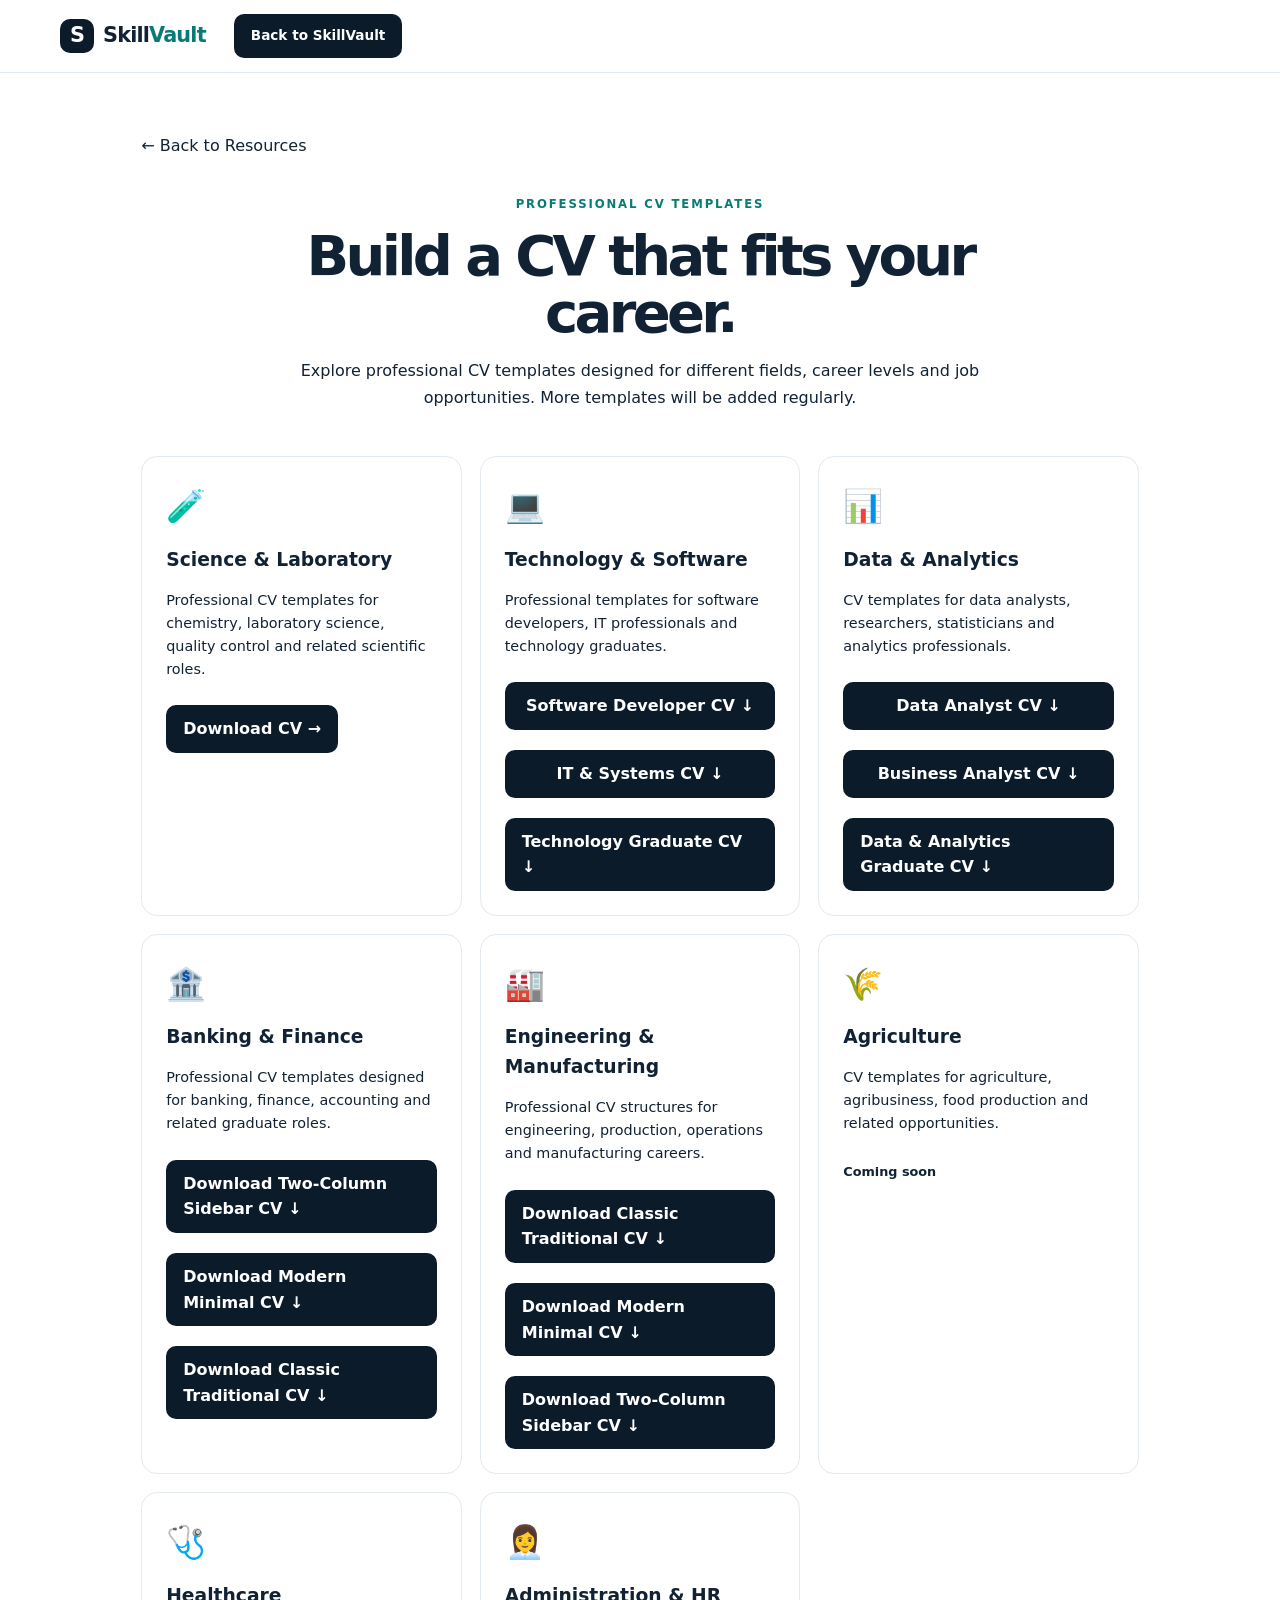
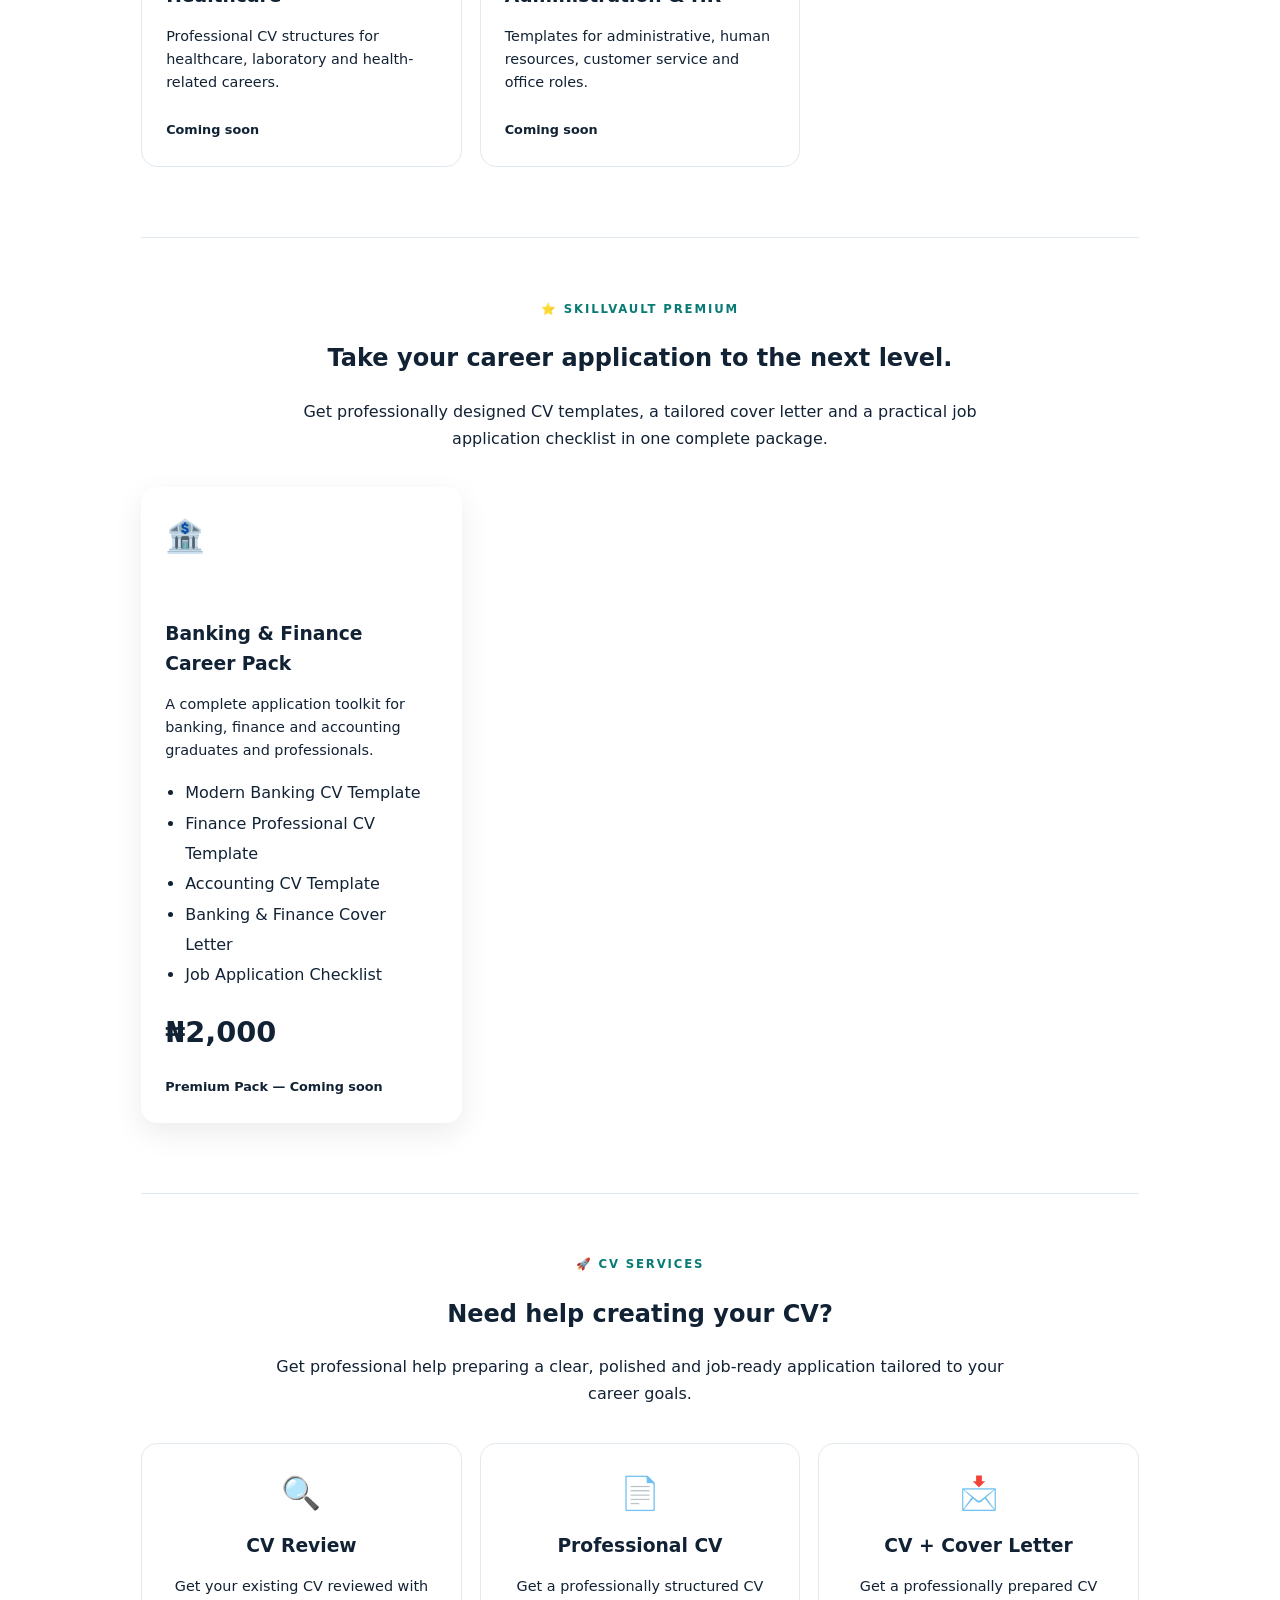
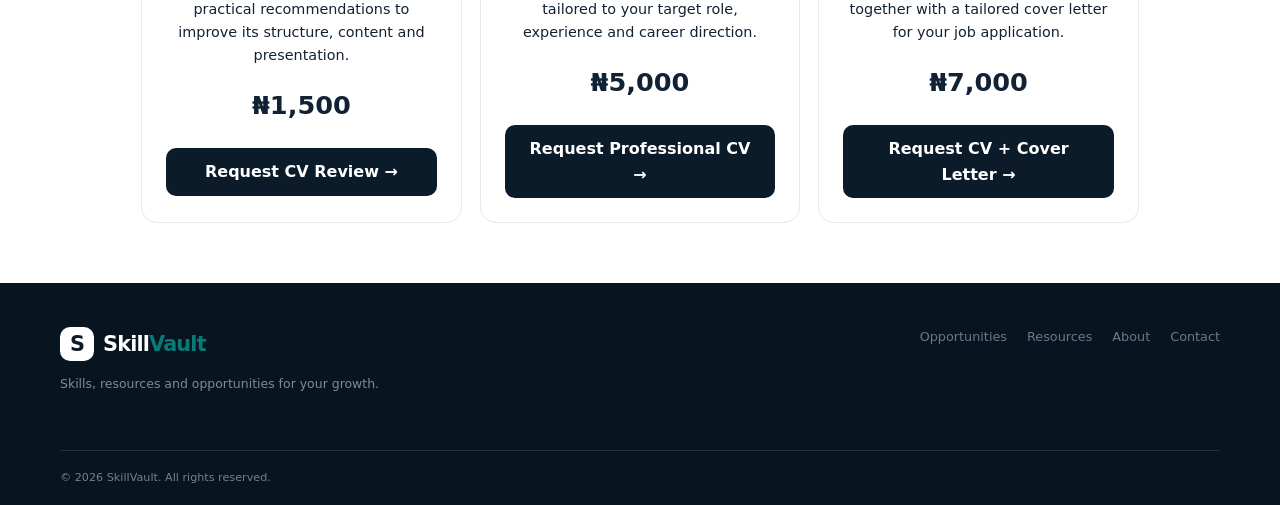
<file: cv-templates.html>
<!doctype html>
<html lang="en">

<head>
<meta charset="utf-8">
<meta name="viewport" content="width=device-width,initial-scale=1">

<meta name="description"
content="Professional CV templates tailored to different fields, careers and job types.">

<title>CV Templates | SkillVault</title>

<link rel="stylesheet" href="style.css">

<style>

.cv-page{
  max-width:1100px;
  margin:0 auto;
  padding:60px 4%;
}

.cv-hero{
  text-align:center;
  max-width:750px;
  margin:0 auto 45px;
}

.cv-hero h1{
  font-size:clamp(2rem,5vw,3.5rem);
  margin:10px 0;
}

.cv-hero h1 span,
.cv-hero h2 span{
  color:var(--accent);
}

.cv-hero p{
  line-height:1.7;
}

.cv-grid{
  display:grid;
  grid-template-columns:repeat(3,1fr);
  gap:18px;
}

.cv-card{
  background:#fff;
  border:1px solid var(--line);
  border-radius:16px;
  padding:24px;
  transition:.2s;
}

.cv-card:hover{
  transform:translateY(-3px);
}

.cv-icon{
  font-size:2rem;
  margin-bottom:12px;
}

.cv-card h3{
  margin:8px 0;
}

.cv-card p{
  font-size:.9rem;
  line-height:1.6;
}

.cv-downloads{
  display:flex;
  flex-direction:column;
  gap:10px;
  margin-top:14px;
}

.cv-downloads .btn{
  width:100%;
}

.cv-card .btn{
  margin-top:10px;
}

.coming{
  display:inline-block;
  font-size:.8rem;
  font-weight:700;
  margin-top:12px;
}

/* PREMIUM */

.premium-section{
  margin-top:70px;
  padding-top:50px;
  border-top:1px solid var(--line);
}

.premium-section .cv-hero{
  margin-bottom:35px;
}

.premium-card{
  position:relative;
  border:2px solid var(--accent);
  box-shadow:0 10px 30px rgba(0,0,0,.08);
}

.premium-badge{
  display:inline-block;
  font-size:.72rem;
  font-weight:800;
  padding:5px 10px;
  border-radius:999px;
  background:var(--accent);
  color:#fff;
  margin-bottom:8px;
}

.premium-card ul{
  padding-left:20px;
  margin:16px 0;
  line-height:1.9;
}

.premium-price{
  font-size:1.8rem;
  font-weight:800;
  margin:18px 0 10px;
}

/* SERVICES */

.services-section{
  margin-top:70px;
  padding-top:50px;
  border-top:1px solid var(--line);
}

.services-section .cv-hero{
  margin-bottom:35px;
}

.service-card{
  text-align:center;
}

.service-price{
  font-size:1.6rem;
  font-weight:800;
  margin:18px 0 12px;
}

.service-card .btn{
  width:100%;
}

.back{
  display:inline-block;
  margin-bottom:25px;
}

/* RESPONSIVE */

@media(max-width:800px){

  .cv-grid{
    grid-template-columns:1fr 1fr;
  }

}

@media(max-width:550px){

  .cv-page{
    padding:45px 5%;
  }

  .cv-grid{
    grid-template-columns:1fr;
  }

}

</style>
</head>


<body>


<header>

<nav class="nav">

<a class="brand" href="index.html">
  <b>S</b>
  <span>Skill<span>Vault</span></span>
</a>

<a class="nav-btn" href="index.html">
  Back to SkillVault
</a>

</nav>

</header>


<main class="cv-page">


<a class="back" href="index.html">
  ← Back to Resources
</a>


<!-- HERO -->

<section class="cv-hero">

<p class="kicker">
  PROFESSIONAL CV TEMPLATES
</p>

<h1>
  Build a CV that fits your <span>career.</span>
</h1>

<p>
  Explore professional CV templates designed for different fields,
  career levels and job opportunities. More templates will be added regularly.
</p>

</section>


<!-- FREE CV TEMPLATES -->

<section class="cv-grid">


<!-- SCIENCE & LABORATORY -->

<article class="cv-card">

<div class="cv-icon">🧪</div>

<h3>
  Science & Laboratory
</h3>

<p>
  Professional CV templates for chemistry, laboratory science,
  quality control and related scientific roles.
</p>

<a
  class="btn primary"
  href="ADEJOH_OJONUGWA_Science_Laboratory_CV_Sample.docx"
  download>
  Download CV →
</a>

</article>


<!-- TECHNOLOGY & SOFTWARE -->

<article class="cv-card">

<div class="cv-icon">💻</div>

<h3>
  Technology & Software
</h3>

<p>
  Professional templates for software developers,
  IT professionals and technology graduates.
</p>

<div class="cv-downloads">

<a
  class="btn primary"
  href="SkillVault_Technology_Software_Software_Developer_CV.docx"
  download>
  Software Developer CV ↓
</a>

<a
  class="btn primary"
  href="SkillVault_Technology_Software_IT_Systems_CV.docx"
  download>
  IT & Systems CV ↓
</a>

<a
  class="btn primary"
  href="SkillVault_Technology_Software_Technology_Graduate_CV.docx"
  download>
  Technology Graduate CV ↓
</a>

</div>

</article>


<!-- DATA & ANALYTICS -->

<article class="cv-card">

<div class="cv-icon">📊</div>

<h3>
  Data & Analytics
</h3>

<p>
  CV templates for data analysts, researchers,
  statisticians and analytics professionals.
</p>

<div class="cv-downloads">

<a
  class="btn primary"
  href="Data_Analyst_CV.docx"
  download>
  Data Analyst CV ↓
</a>

<a
  class="btn primary"
  href="Business_Analyst_CV.docx"
  download>
  Business Analyst CV ↓
</a>

<a
  class="btn primary"
  href="Data_and_Analytics_Graduate_CV.docx"
  download>
  Data &amp; Analytics Graduate CV ↓
</a>

</div>

</article>


<!-- BANKING & FINANCE -->

<article class="cv-card">

<div class="cv-icon">🏦</div>

<h3>
  Banking & Finance
</h3>

<p>
  Professional CV templates designed for banking,
  finance, accounting and related graduate roles.
</p>

<div class="cv-downloads">

<a
  class="btn primary"
  href="Two_Column_Sidebar_Banking_Finance_CV_Template.docx"
  download>
  Download Two-Column Sidebar CV ↓
</a>

<a
  class="btn primary"
  href="Modern_Minimal_Banking_Finance_CV_Template.docx"
  download>
  Download Modern Minimal CV ↓
</a>

<a
  class="btn primary"
  href="Classic_Traditional_Banking_Finance_CV_Template.docx"
  download>
  Download Classic Traditional CV ↓
</a>

</div>

</article>


<!-- ENGINEERING & MANUFACTURING -->

<article class="cv-card">

<div class="cv-icon">🏭</div>

<h3>
  Engineering & Manufacturing
</h3>

<p>
  Professional CV structures for engineering,
  production, operations and manufacturing careers.
</p>

<div class="cv-downloads">

<a
  class="btn primary"
  href="Classic_Traditional_Engineering_Manufacturing_CV_Template.docx"
  download>
  Download Classic Traditional CV ↓
</a>

<a
  class="btn primary"
  href="Modern_Minimal_Engineering_Manufacturing_CV_Template.docx"
  download>
  Download Modern Minimal CV ↓
</a>

<a
  class="btn primary"
  href="Two_Column_Sidebar_Engineering_Manufacturing_CV_Template.docx"
  download>
  Download Two-Column Sidebar CV ↓
</a>

</div>

</article>


<!-- AGRICULTURE -->

<article class="cv-card">

<div class="cv-icon">🌾</div>

<h3>
  Agriculture
</h3>

<p>
  CV templates for agriculture, agribusiness,
  food production and related opportunities.
</p>

<span class="coming">
  Coming soon
</span>

</article>


<!-- HEALTHCARE -->

<article class="cv-card">

<div class="cv-icon">🩺</div>

<h3>
  Healthcare
</h3>

<p>
  Professional CV structures for healthcare,
  laboratory and health-related careers.
</p>

<span class="coming">
  Coming soon
</span>

</article>


<!-- ADMINISTRATION & HR -->

<article class="cv-card">

<div class="cv-icon">👩‍💼</div>

<h3>
  Administration & HR
</h3>

<p>
  Templates for administrative, human resources,
  customer service and office roles.
</p>

<span class="coming">
  Coming soon
</span>

</article>


</section>


<!-- PREMIUM -->

<section class="premium-section">


<div class="cv-hero">

<p class="kicker">
  ⭐ SKILLVAULT PREMIUM
</p>

<h2>
  Take your career application to the <span>next level.</span>
</h2>

<p>
  Get professionally designed CV templates, a tailored cover letter
  and a practical job application checklist in one complete package.
</p>

</div>


<div class="cv-grid">


<article class="cv-card premium-card">

<div class="cv-icon">
  🏦
</div>

<span class="premium-badge">
  PREMIUM
</span>

<h3>
  Banking & Finance Career Pack
</h3>

<p>
  A complete application toolkit for banking, finance and accounting
  graduates and professionals.
</p>

<ul>

<li>
  Modern Banking CV Template
</li>

<li>
  Finance Professional CV Template
</li>

<li>
  Accounting CV Template
</li>

<li>
  Banking & Finance Cover Letter
</li>

<li>
  Job Application Checklist
</li>

</ul>

<div class="premium-price">
  ₦2,000
</div>

<span class="coming">
  Premium Pack — Coming soon
</span>

</article>


</div>

</section>


<!-- CV SERVICES -->

<section class="services-section">


<div class="cv-hero">

<p class="kicker">
  🚀 CV SERVICES
</p>

<h2>
  Need help creating your <span>CV?</span>
</h2>

<p>
  Get professional help preparing a clear, polished and
  job-ready application tailored to your career goals.
</p>

</div>


<div class="cv-grid">


<!-- CV REVIEW -->

<article class="cv-card service-card">

<div class="cv-icon">
  🔍
</div>

<h3>
  CV Review
</h3>

<p>
  Get your existing CV reviewed with practical recommendations
  to improve its structure, content and presentation.
</p>

<div class="service-price">
  ₦1,500
</div>

<a
  class="btn primary"
  href="index.html?service=CV%20Review#contact">
  Request CV Review →
</a>

</article>


<!-- PROFESSIONAL CV -->

<article class="cv-card service-card">

<div class="cv-icon">
  📄
</div>

<h3>
  Professional CV
</h3>

<p>
  Get a professionally structured CV tailored to your
  target role, experience and career direction.
</p>

<div class="service-price">
  ₦5,000
</div>

<a
  class="btn primary"
  href="index.html?service=Professional%20CV#contact">
  Request Professional CV →
</a>

</article>


<!-- CV + COVER LETTER -->

<article class="cv-card service-card">

<div class="cv-icon">
  📩
</div>

<h3>
  CV + Cover Letter
</h3>

<p>
  Get a professionally prepared CV together with a
  tailored cover letter for your job application.
</p>

<div class="service-price">
  ₦7,000
</div>

<a
  class="btn primary"
  href="index.html?service=CV%20%2B%20Cover%20Letter#contact">
  Request CV + Cover Letter →
</a>

</article>


</div>

</section>


</main>


<!-- FOOTER -->

<footer>

<div class="wrap footer">

<div>

<a class="brand" href="index.html">
  <b>S</b>
  <span>Skill<span>Vault</span></span>
</a>

<p>
  Skills, resources and opportunities for your growth.
</p>

</div>


<div class="footlinks">

<a href="index.html#opportunities">
  Opportunities
</a>

<a href="index.html#products">
  Resources
</a>

<a href="index.html#about">
  About
</a>

<a href="index.html#contact">
  Contact
</a>

</div>

</div>


<div class="wrap copyright">
  © 2026 SkillVault. All rights reserved.
</div>

</footer>


</body>

</html>
</file>
<file: style.css>
:root{--navy:#0c1b2a;--teal:#087b75;--mint:#65d1c8;--text:#122235;--muted:#68788a;--line:#e2e9ef;--soft:#f5f8fb}*{box-sizing:border-box}html{scroll-behavior:smooth}body{margin:0;font-family:Inter,system-ui,-apple-system,"Segoe UI",sans-serif;color:var(--text);line-height:1.6}a{text-decoration:none;color:inherit}.wrap{width:min(1160px,92%);margin:auto}header{position:sticky;top:0;z-index:10;background:#fffffff2;backdrop-filter:blur(12px);border-bottom:1px solid var(--line)}.nav{height:72px;width:min(1160px,92%);margin:auto;display:flex;align-items:center;gap:28px}.brand{display:flex;align-items:center;gap:9px;font-weight:900;font-size:1.3rem;letter-spacing:-.04em}.brand b{display:grid;place-items:center;background:var(--navy);color:#fff;width:34px;height:34px;border-radius:10px}.brand span span{color:var(--teal)}.links{margin-left:auto;display:flex;gap:24px;color:#536376;font-size:.9rem;font-weight:700}.nav-btn,.btn{border-radius:10px;padding:11px 17px;font-weight:800}.nav-btn{background:var(--navy);color:#fff;font-size:.85rem}.menu{display:none;background:none;border:0;font-size:1.5rem}.hero{padding:86px 0;background:radial-gradient(circle at 80% 10%,#dff8f4,transparent 28%),linear-gradient(135deg,#fbfdff,#eff8f7)}.hero-grid{display:grid;grid-template-columns:1.08fr .92fr;gap:65px;align-items:center}.eyebrow,.kicker{font-size:.73rem;letter-spacing:.16em;font-weight:900;color:var(--teal)}h1{font-size:clamp(2.7rem,5vw,4.5rem);line-height:1.02;letter-spacing:-.065em;margin:12px 0 20px}h1 i{font-style:normal;color:var(--teal)}.lead{color:var(--muted);max-width:650px;font-size:1.05rem}.actions{display:flex;gap:10px;flex-wrap:wrap;margin-top:28px}.btn{display:inline-flex;border:0;cursor:pointer;justify-content:center}.primary{background:var(--navy);color:#fff}.light{background:#fff;border:1px solid var(--line)}.hero-panel{background:#fff;border:1px solid var(--line);border-radius:22px;padding:25px;box-shadow:0 20px 45px #17364b18}.panel-label{font-size:.7rem;font-weight:900;letter-spacing:.13em;color:#8090a0}.panel-item{display:flex;justify-content:space-between;gap:20px;padding:18px 4px;border-bottom:1px solid var(--line)}.panel-item:last-child{border:0}.panel-item strong{font-size:.92rem}.panel-item span{font-size:.75rem;color:var(--muted)}.section{padding:82px 0}.soft{background:var(--soft)}.heading{display:flex;justify-content:space-between;align-items:end;gap:30px;margin-bottom:30px}.heading h2,.about h2{font-size:clamp(2rem,3.4vw,3rem);line-height:1.1;letter-spacing:-.05em;margin:6px 0}.heading h2 span,.about h2 span{color:var(--teal)}.heading>p{max-width:400px;color:var(--muted);font-size:.88rem}.filters{display:grid;grid-template-columns:1.7fr 1fr 1fr;gap:10px;margin-bottom:22px}.filters input,.filters select,.newsletter input{width:100%;border:1px solid var(--line);background:#fff;border-radius:10px;padding:13px 14px;color:var(--text);outline:none}.opp-grid{display:grid;grid-template-columns:repeat(3,1fr);gap:16px}.opp{border:1px solid var(--line);border-radius:16px;background:#fff;padding:20px;display:flex;flex-direction:column;min-height:235px}.opp-top{display:flex;justify-content:space-between;gap:10px}.opp-type{font-size:.67rem;text-transform:uppercase;letter-spacing:.1em;font-weight:900;color:var(--teal)}.opp h3{font-size:1.05rem;line-height:1.3;margin:12px 0 7px}.opp p{color:var(--muted);font-size:.8rem;margin:0}.opp-meta{margin-top:auto;padding-top:18px;display:flex;gap:8px;flex-wrap:wrap}.pill{background:#f0f5f7;border-radius:999px;padding:5px 9px;font-size:.67rem;color:#5d6d7d}.opp a{margin-top:14px;color:var(--teal);font-weight:900;font-size:.77rem}.empty{text-align:center;color:var(--muted);padding:35px}.cards{display:grid;grid-template-columns:repeat(3,1fr);gap:18px}.cards article{background:#fff;border:1px solid var(--line);border-radius:16px;padding:25px}.icon{font-size:1.5rem;background:#eef7f6;width:48px;height:48px;border-radius:12px;display:grid;place-items:center}.cards h3{font-size:1.1rem;margin:18px 0 7px}.cards p,.about-grid>p{color:var(--muted);font-size:.85rem}.cards b{display:inline-block;margin-top:12px;color:var(--teal);font-size:.72rem}.about-grid{display:grid;grid-template-columns:1fr 1fr;gap:80px}.newsletter{padding:65px 0}.newsletter-box{background:var(--navy);border-radius:21px;padding:42px;color:#fff;display:grid;grid-template-columns:1fr 1fr;gap:45px;align-items:center}.newsletter h2{font-size:2.3rem;line-height:1.1;margin:8px 0}.newsletter p{color:#aebdca;font-size:.86rem}.newsletter form{display:grid;grid-template-columns:1fr auto;gap:9px}.newsletter form .primary{background:var(--mint);color:#092729}.newsletter small{grid-column:1/-1;color:#9be2dc}.footer{padding:44px 0;display:flex;justify-content:space-between;gap:30px}.footer p{font-size:.78rem;color:#7b8b9b}.footlinks{display:flex;gap:20px;font-size:.8rem;color:#68798a}.copyright{border-top:1px solid #22313f;padding:18px 0;color:#718292;font-size:.7rem}footer{background:#081521;color:#dce4ea}.footer .brand{color:#fff}.footer .brand b{background:#fff;color:var(--navy)}@media(max-width:850px){.hero-grid,.about-grid,.newsletter-box{grid-template-columns:1fr}.opp-grid,.cards{grid-template-columns:1fr 1fr}.filters{grid-template-columns:1fr 1fr}.filters input{grid-column:1/-1}}@media(max-width:650px){.nav{height:66px}.links{display:none;position:absolute;top:66px;left:0;right:0;background:#fff;padding:17px 4%;flex-direction:column;border-bottom:1px solid var(--line)}.links.open{display:flex}.menu{display:block;margin-left:auto}.nav-btn{display:none}.hero{padding:62px 0}.section{padding:62px 0}.heading{display:block}.heading>p{margin-top:12px}.opp-grid,.cards{grid-template-columns:1fr}.filters{grid-template-columns:1fr}.newsletter-box{padding:30px 22px}.newsletter form{grid-template-columns:1fr}.footer{display:block}.footlinks{margin-top:20px;flex-wrap:wrap}}
.contact-grid{display:grid;grid-template-columns:.9fr 1.1fr;gap:65px;align-items:center}
.contact-intro{color:var(--muted);max-width:500px;font-size:.9rem}
.contact-cards{display:grid;gap:12px}
.contact-card{display:flex;align-items:center;gap:15px;background:#fff;border:1px solid var(--line);border-radius:15px;padding:18px 20px;transition:.2s}
.contact-card:hover{transform:translateY(-2px);box-shadow:0 12px 30px #17364b12;border-color:#cfe2e4}
.contact-icon{width:43px;height:43px;display:grid;place-items:center;background:#eef7f6;border-radius:11px;font-size:1.15rem}
.contact-card small{display:block;color:#8190a0;font-size:.67rem;text-transform:uppercase;letter-spacing:.1em;font-weight:850}
.contact-card strong{display:block;font-size:.88rem;margin-top:2px}
.contact-card>b{margin-left:auto;color:var(--teal)}
.footer-contact{margin-top:5px!important}
.footer-contact a{color:#a8bac8}
@media(max-width:850px){.contact-grid{grid-template-columns:1fr}}

.newsletter form{grid-template-columns:1fr 1fr}
.newsletter form select{grid-column:1/-1;width:100%;border:1px solid #324354;background:#fff;border-radius:10px;padding:13px 14px;color:var(--text);outline:none}
.newsletter form .primary{grid-column:1/-1}
.form-success{grid-column:1/-1;color:#9be2dc;font-weight:800;font-size:.82rem}
.form-error{grid-column:1/-1;color:#ffb5b5;font-size:.78rem}
.privacy-note{grid-column:1/-1;color:#8fa1b0;font-size:.67rem}
@media(max-width:650px){.newsletter form{grid-template-columns:1fr}.newsletter form select,.newsletter form .primary{grid-column:auto}}
.brand img {
  height: 34px;
  width: auto;
  max-width: 150px;
  display: block;
  object-fit: contain;
}

footer .brand img {
  height: 40px;
  max-width: 170px;
}

@media (max-width: 700px) {
  .brand img {
    height: 30px;
    max-width: 130px;
  }

  footer .brand img {
    height: 36px;
    max-width: 150px;
  }
}
</file>
